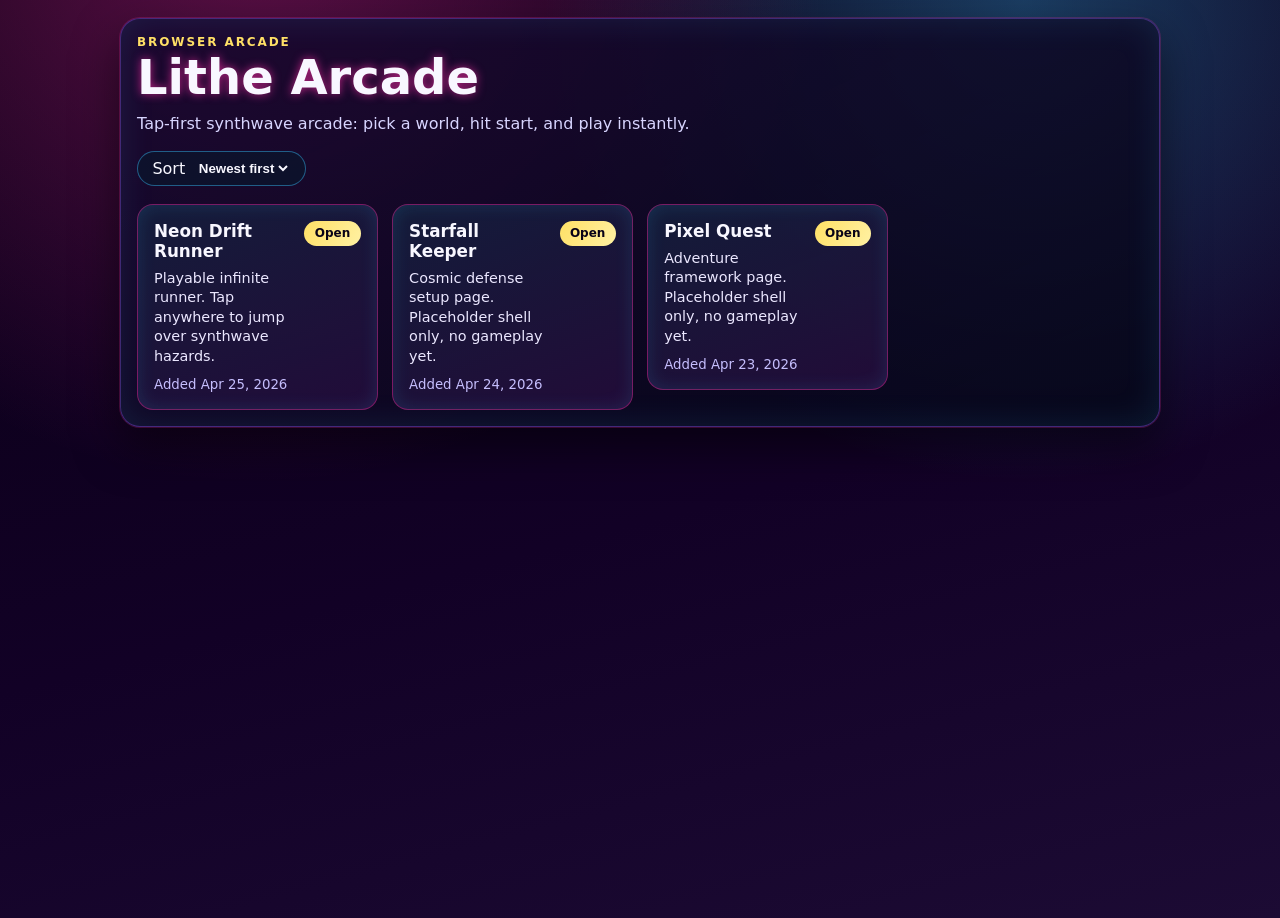
<file: index.html>
<!doctype html>
<html lang="en">
  <head>
    <meta charset="UTF-8" />
    <meta name="viewport" content="width=device-width, initial-scale=1.0" />
    <title>Lithe Arcade</title>
    <link rel="stylesheet" href="styles.css" />
  </head>
  <body>
    <main class="shell">
      <header class="hero">
        <p class="eyebrow">Browser Arcade</p>
        <h1>Lithe Arcade</h1>
        <p class="subtitle">Tap-first synthwave arcade: pick a world, hit start, and play instantly.</p>
      </header>

      <section class="toolbar" aria-label="Sort games">
        <label for="sort-order">Sort</label>
        <select id="sort-order" name="sort-order">
          <option value="new">Newest first</option>
          <option value="old">Oldest first</option>
        </select>
      </section>

      <section>
        <ul id="game-list" class="game-list" aria-live="polite"></ul>
      </section>
    </main>

    <template id="game-card-template">
      <li class="game-card">
        <a class="card-link" data-role="game-link">
          <div class="card-content">
            <h2 data-role="name"></h2>
            <p data-role="description"></p>
            <small data-role="date"></small>
          </div>
          <span class="pill">Open</span>
        </a>
      </li>
    </template>

    <script src="app.js" defer></script>
  </body>
</html>
</file>
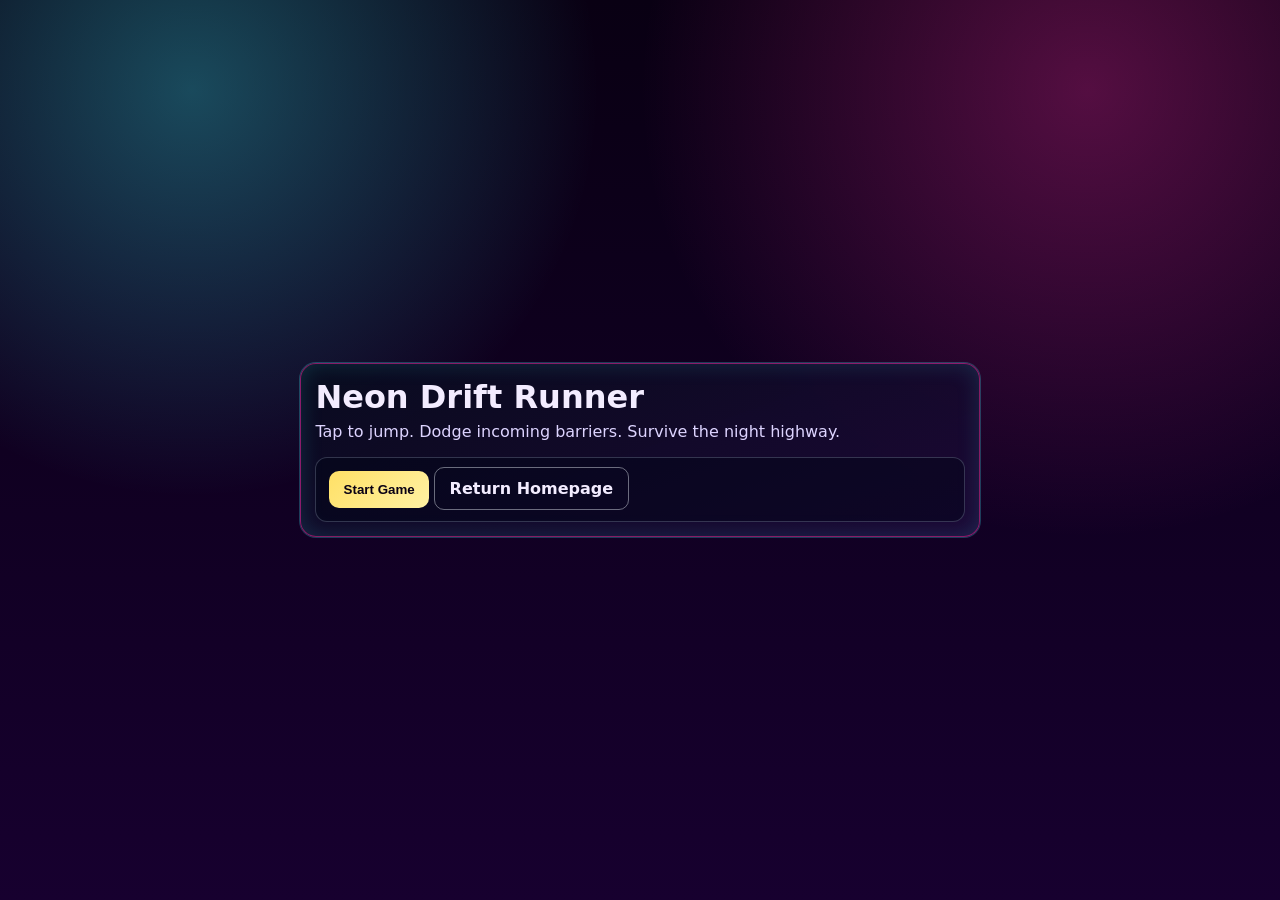
<file: games/neon-drift/index.html>
<!doctype html>
<html lang="en">
  <head>
    <meta charset="UTF-8" />
    <meta name="viewport" content="width=device-width, initial-scale=1.0, maximum-scale=1.0, user-scalable=no" />
    <title>Neon Drift Runner | Lithe Arcade</title>
    <link rel="stylesheet" href="./neon-drift.css" />
    <script src="./neon-drift.js" defer></script>
  </head>
  <body>
    <main class="runner-shell" data-game-root>
      <header>
        <h1>Neon Drift Runner</h1>
        <p>Tap to jump. Dodge incoming barriers. Survive the night highway.</p>
      </header>

      <section data-state="menu" class="panel is-active">
        <button data-action="start">Start Game</button>
        <a class="ghost" href="../../index.html">Return Homepage</a>
      </section>

      <section data-state="playing" class="panel play-panel">
        <div class="hud">
          <span>Score: <strong data-score>0</strong></span>
          <button data-action="pause" class="mini">Pause</button>
        </div>
        <canvas width="360" height="220" aria-label="Runner game canvas"></canvas>
        <p class="hint">Tap to jump. Grab pink orbs for frenzy score boosts.</p>
      </section>

      <section data-state="paused" class="panel">
        <p>Paused. The neon city waits for your return.</p>
        <div class="row">
          <button data-action="resume">Resume</button>
          <a class="ghost" href="../../index.html">Return Homepage</a>
        </div>
      </section>

      <section data-state="gameover" class="panel">
        <p>Game over. Final score: <strong data-final-score>0</strong></p>
        <div class="row">
          <button data-action="restart">Start Again</button>
          <a class="ghost" href="../../index.html">Return Homepage</a>
        </div>
      </section>
    </main>
  </body>
</html>
</file>
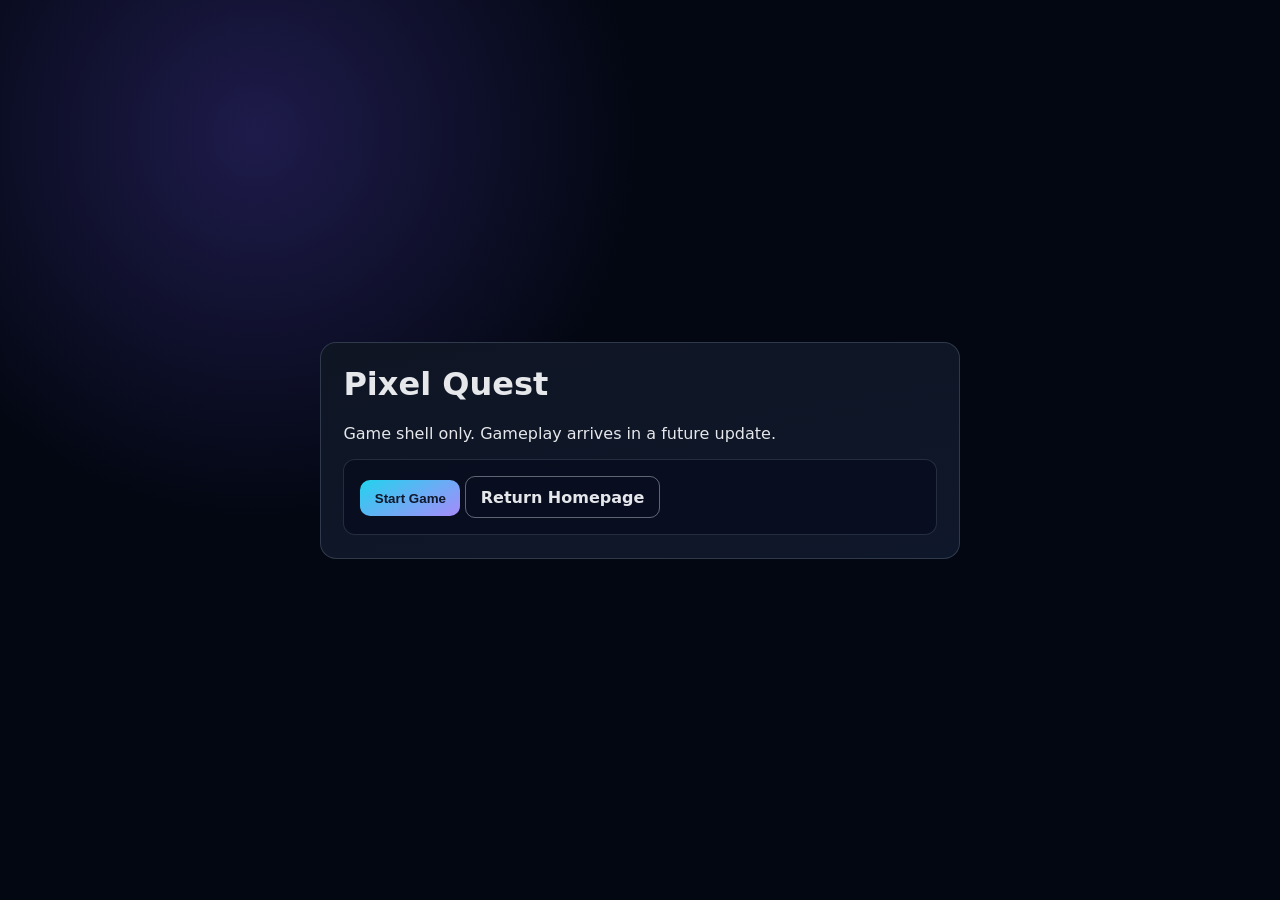
<file: games/pixel-quest/index.html>
<!doctype html>
<html lang="en">
  <head>
    <meta charset="UTF-8" />
    <meta name="viewport" content="width=device-width, initial-scale=1.0" />
    <title>Pixel Quest | Lithe Arcade</title>
    <link rel="stylesheet" href="../game-shell.css" />
    <script src="../game-shell.js" defer></script>
  </head>
  <body>
    <main class="game-shell" data-game-root>
      <header>
        <h1>Pixel Quest</h1>
        <p>Game shell only. Gameplay arrives in a future update.</p>
      </header>

      <section data-state="menu" class="panel is-active">
        <button data-action="start">Start Game</button>
        <a class="ghost" href="../../index.html">Return Homepage</a>
      </section>

      <section data-state="playing" class="panel" aria-live="polite">
        <p>The game loop placeholder is running.</p>
        <div class="row">
          <button data-action="pause">Pause</button>
          <button data-action="end">End Game</button>
        </div>
      </section>

      <section data-state="paused" class="panel">
        <p>Paused.</p>
        <div class="row">
          <button data-action="resume">Resume</button>
          <a class="ghost" href="../../index.html">Return Homepage</a>
        </div>
      </section>

      <section data-state="gameover" class="panel">
        <p>Game over (placeholder state).</p>
        <div class="row">
          <button data-action="restart">Start Again</button>
          <a class="ghost" href="../../index.html">Return Homepage</a>
        </div>
      </section>
    </main>
  </body>
</html>
</file>
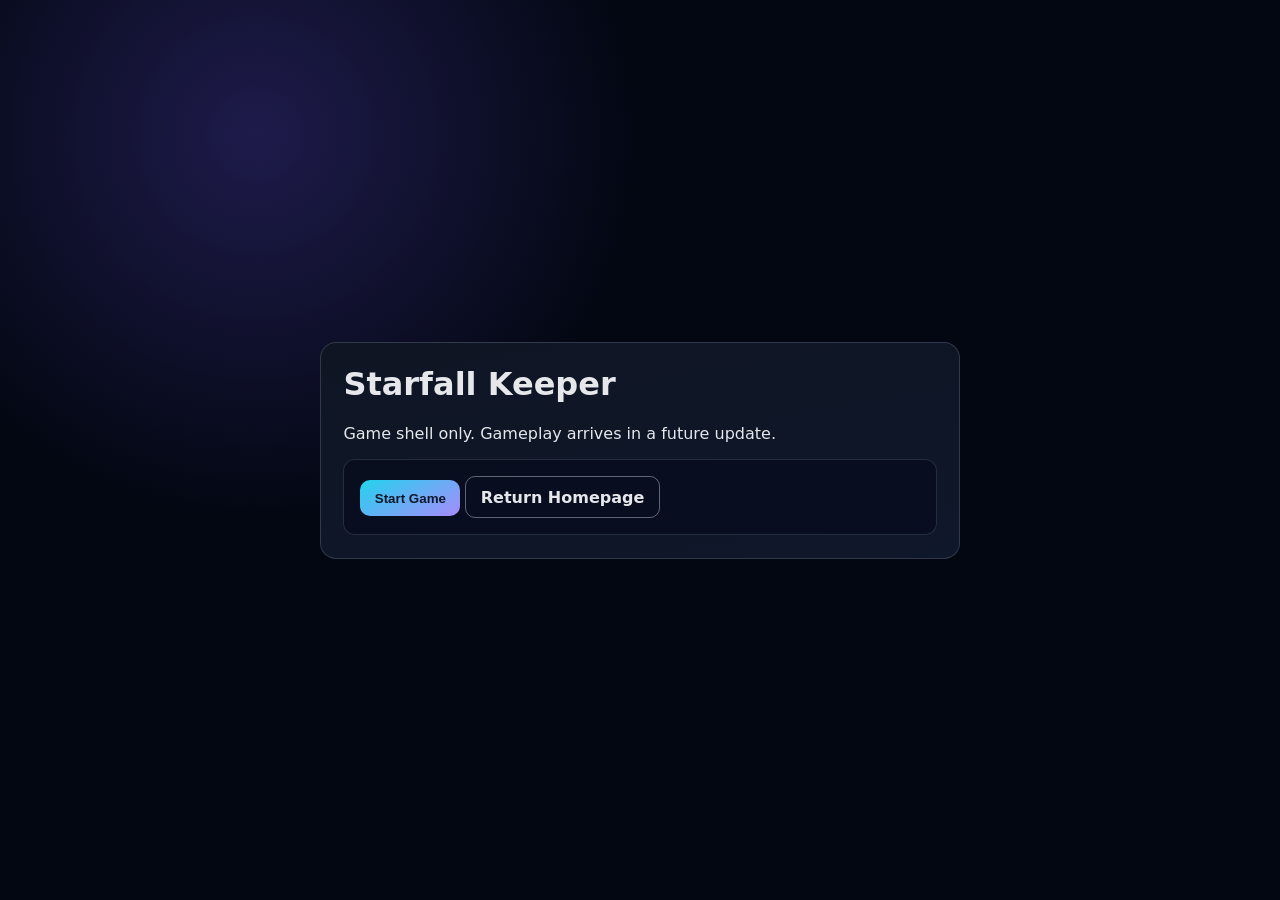
<file: games/starfall-keeper/index.html>
<!doctype html>
<html lang="en">
  <head>
    <meta charset="UTF-8" />
    <meta name="viewport" content="width=device-width, initial-scale=1.0" />
    <title>Starfall Keeper | Lithe Arcade</title>
    <link rel="stylesheet" href="../game-shell.css" />
    <script src="../game-shell.js" defer></script>
  </head>
  <body>
    <main class="game-shell" data-game-root>
      <header>
        <h1>Starfall Keeper</h1>
        <p>Game shell only. Gameplay arrives in a future update.</p>
      </header>

      <section data-state="menu" class="panel is-active">
        <button data-action="start">Start Game</button>
        <a class="ghost" href="../../index.html">Return Homepage</a>
      </section>

      <section data-state="playing" class="panel" aria-live="polite">
        <p>The game loop placeholder is running.</p>
        <div class="row">
          <button data-action="pause">Pause</button>
          <button data-action="end">End Game</button>
        </div>
      </section>

      <section data-state="paused" class="panel">
        <p>Paused.</p>
        <div class="row">
          <button data-action="resume">Resume</button>
          <a class="ghost" href="../../index.html">Return Homepage</a>
        </div>
      </section>

      <section data-state="gameover" class="panel">
        <p>Game over (placeholder state).</p>
        <div class="row">
          <button data-action="restart">Start Again</button>
          <a class="ghost" href="../../index.html">Return Homepage</a>
        </div>
      </section>
    </main>
  </body>
</html>
</file>
<file: styles.css>
:root {
  --bg-a: #090014;
  --bg-b: #120126;
  --violet: #8b5cf6;
  --blue: #38bdf8;
  --magenta: #ff2ea6;
  --yellow: #ffe066;
  --ink: #f8f7ff;
  --muted: #d8d5ff;
}

* {
  box-sizing: border-box;
  -webkit-tap-highlight-color: transparent;
}

body {
  margin: 0;
  min-height: 100vh;
  font-family: Inter, system-ui, -apple-system, Segoe UI, Roboto, sans-serif;
  color: var(--ink);
  background:
    radial-gradient(circle at 20% -10%, rgb(255 46 166 / 0.35), transparent 40%),
    radial-gradient(circle at 80% 0%, rgb(56 189 248 / 0.32), transparent 35%),
    linear-gradient(165deg, var(--bg-a), var(--bg-b) 55%, #1c0b34);
}

.shell {
  width: min(1040px, 95vw);
  margin: 1.1rem auto;
  padding: 1rem;
  border-radius: 20px;
  background: linear-gradient(155deg, rgb(23 8 47 / 0.88), rgb(5 8 24 / 0.84));
  border: 1px solid rgb(139 92 246 / 0.4);
  box-shadow:
    0 0 0 1px rgb(255 46 166 / 0.2),
    0 20px 45px rgb(0 0 0 / 0.5),
    inset 0 0 35px rgb(56 189 248 / 0.12);
}

.hero h1 {
  margin: 0;
  font-size: clamp(2rem, 7vw, 3rem);
  text-shadow: 0 0 10px rgb(255 46 166 / 0.7);
}

.eyebrow {
  margin: 0;
  font-size: 0.75rem;
  letter-spacing: 0.16em;
  text-transform: uppercase;
  color: var(--yellow);
  font-weight: 700;
}

.subtitle {
  margin-top: 0.6rem;
  margin-bottom: 0;
  color: var(--muted);
}

.toolbar {
  margin: 1.1rem 0;
  display: inline-flex;
  gap: 0.6rem;
  align-items: center;
  background: rgb(11 20 44 / 0.75);
  border: 1px solid rgb(56 189 248 / 0.45);
  border-radius: 999px;
  padding: 0.45rem 0.9rem;
}

select {
  border: none;
  background: transparent;
  font-weight: 700;
  color: var(--ink);
}

.game-list {
  display: grid;
  grid-template-columns: repeat(auto-fill, minmax(240px, 1fr));
  gap: 0.9rem;
  margin: 0;
  padding: 0;
  list-style: none;
}

.card-link {
  display: flex;
  justify-content: space-between;
  gap: 0.75rem;
  text-decoration: none;
  color: inherit;
  border-radius: 16px;
  padding: 1rem;
  min-height: 168px;
  border: 1px solid rgb(255 46 166 / 0.4);
  background: linear-gradient(160deg, rgb(20 31 60 / 0.9), rgb(37 13 60 / 0.88));
  box-shadow: inset 0 0 18px rgb(56 189 248 / 0.14);
  transition: transform 130ms ease, box-shadow 130ms ease;
}

.card-link:active,
.card-link:hover,
.card-link:focus-visible {
  transform: translateY(-2px);
  box-shadow: 0 0 0 1px rgb(255 224 102 / 0.4), inset 0 0 18px rgb(56 189 248 / 0.2);
}

.card-content h2 {
  margin: 0;
  font-size: 1.05rem;
}

.card-content p {
  margin: 0.5rem 0;
  font-size: 0.9rem;
  line-height: 1.35;
  color: #ebe7ff;
}

small {
  color: #c5befd;
}

.pill {
  align-self: flex-start;
  font-size: 0.75rem;
  font-weight: 800;
  color: #080217;
  background: linear-gradient(120deg, var(--yellow), #fff1a3);
  border-radius: 999px;
  padding: 0.35rem 0.65rem;
}

@media (max-width: 640px) {
  .shell {
    margin: 0.75rem auto;
    padding: 0.9rem;
    border-radius: 16px;
  }

  .toolbar {
    width: 100%;
    justify-content: space-between;
  }
}
</file>
<file: games/neon-drift/neon-drift.css>
:root {
  --bg-1: #090013;
  --bg-2: #17002f;
  --panel: #0e132d;
  --ink: #f3ecff;
  --cyan: #3cf4ff;
  --pink: #ff2ea6;
  --yellow: #ffe066;
}

* {
  box-sizing: border-box;
  -webkit-tap-highlight-color: transparent;
  touch-action: manipulation;
}

body {
  margin: 0;
  min-height: 100vh;
  display: grid;
  place-items: center;
  padding: 0.8rem;
  background:
    radial-gradient(circle at 15% 10%, rgb(60 244 255 / 0.3), transparent 30%),
    radial-gradient(circle at 85% 10%, rgb(255 46 166 / 0.3), transparent 33%),
    linear-gradient(180deg, var(--bg-1), var(--bg-2));
  color: var(--ink);
  font-family: Inter, system-ui, sans-serif;
}

.runner-shell {
  width: min(680px, 100%);
  background: linear-gradient(160deg, rgb(8 12 30 / 0.92), rgb(29 8 55 / 0.9));
  border: 1px solid rgb(255 46 166 / 0.5);
  border-radius: 16px;
  box-shadow: 0 0 0 1px rgb(60 244 255 / 0.25), inset 0 0 22px rgb(60 244 255 / 0.15);
  padding: 0.9rem;
}

h1 {
  margin-top: 0;
  margin-bottom: 0.35rem;
}

header p {
  margin-top: 0;
  color: #ddd4ff;
}

.panel {
  display: none;
  margin-top: 0.9rem;
  border-radius: 12px;
  border: 1px solid rgb(148 163 184 / 0.3);
  background: rgb(2 6 23 / 0.45);
  padding: 0.8rem;
}

.panel.is-active {
  display: block;
}

.hud {
  display: flex;
  align-items: center;
  justify-content: space-between;
  margin-bottom: 0.5rem;
}

canvas {
  width: 100%;
  height: auto;
  border-radius: 10px;
  border: 1px solid rgb(60 244 255 / 0.4);
  background: #050916;
}

.hint {
  margin: 0.45rem 0 0;
  font-size: 0.86rem;
  color: #d2ccff;
}

button,
.ghost {
  border: none;
  border-radius: 10px;
  padding: 0.7rem 0.9rem;
  font-weight: 700;
  text-decoration: none;
  color: #090014;
  background: linear-gradient(135deg, var(--yellow), #fff1a3);
}

.mini {
  padding: 0.5rem 0.75rem;
}

.ghost {
  background: transparent;
  color: var(--ink);
  border: 1px solid rgb(226 232 240 / 0.45);
}

.row {
  display: flex;
  gap: 0.55rem;
  flex-wrap: wrap;
}
</file>
<file: games/game-shell.css>
:root {
  --bg: #030712;
  --panel: #111827;
  --ink: #e5e7eb;
  --accent: #22d3ee;
  --accent-2: #a78bfa;
}

* {
  box-sizing: border-box;
}

body {
  margin: 0;
  min-height: 100vh;
  display: grid;
  place-items: center;
  padding: 1rem;
  font-family: Inter, system-ui, sans-serif;
  background: radial-gradient(circle at 20% 15%, #1e1b4b, transparent 30%), var(--bg);
  color: var(--ink);
}

.game-shell {
  width: min(640px, 95vw);
  background: linear-gradient(170deg, color-mix(in oklab, var(--panel) 94%, black), #0f172a);
  border: 1px solid rgb(148 163 184 / 0.25);
  border-radius: 16px;
  padding: 1.4rem;
}

h1 {
  margin-top: 0;
}

.panel {
  display: none;
  margin-top: 1rem;
  padding: 1rem;
  border-radius: 12px;
  border: 1px solid rgb(148 163 184 / 0.2);
  background: rgb(2 6 23 / 0.45);
}

.panel.is-active {
  display: block;
}

button,
.ghost {
  border: none;
  text-decoration: none;
  display: inline-flex;
  align-items: center;
  justify-content: center;
  border-radius: 10px;
  padding: 0.65rem 0.9rem;
  font-weight: 700;
  color: #0f172a;
  background: linear-gradient(150deg, var(--accent), var(--accent-2));
  cursor: pointer;
}

.ghost {
  background: transparent;
  border: 1px solid rgb(226 232 240 / 0.4);
  color: var(--ink);
}

.row {
  display: flex;
  gap: 0.6rem;
  flex-wrap: wrap;
}
</file>
